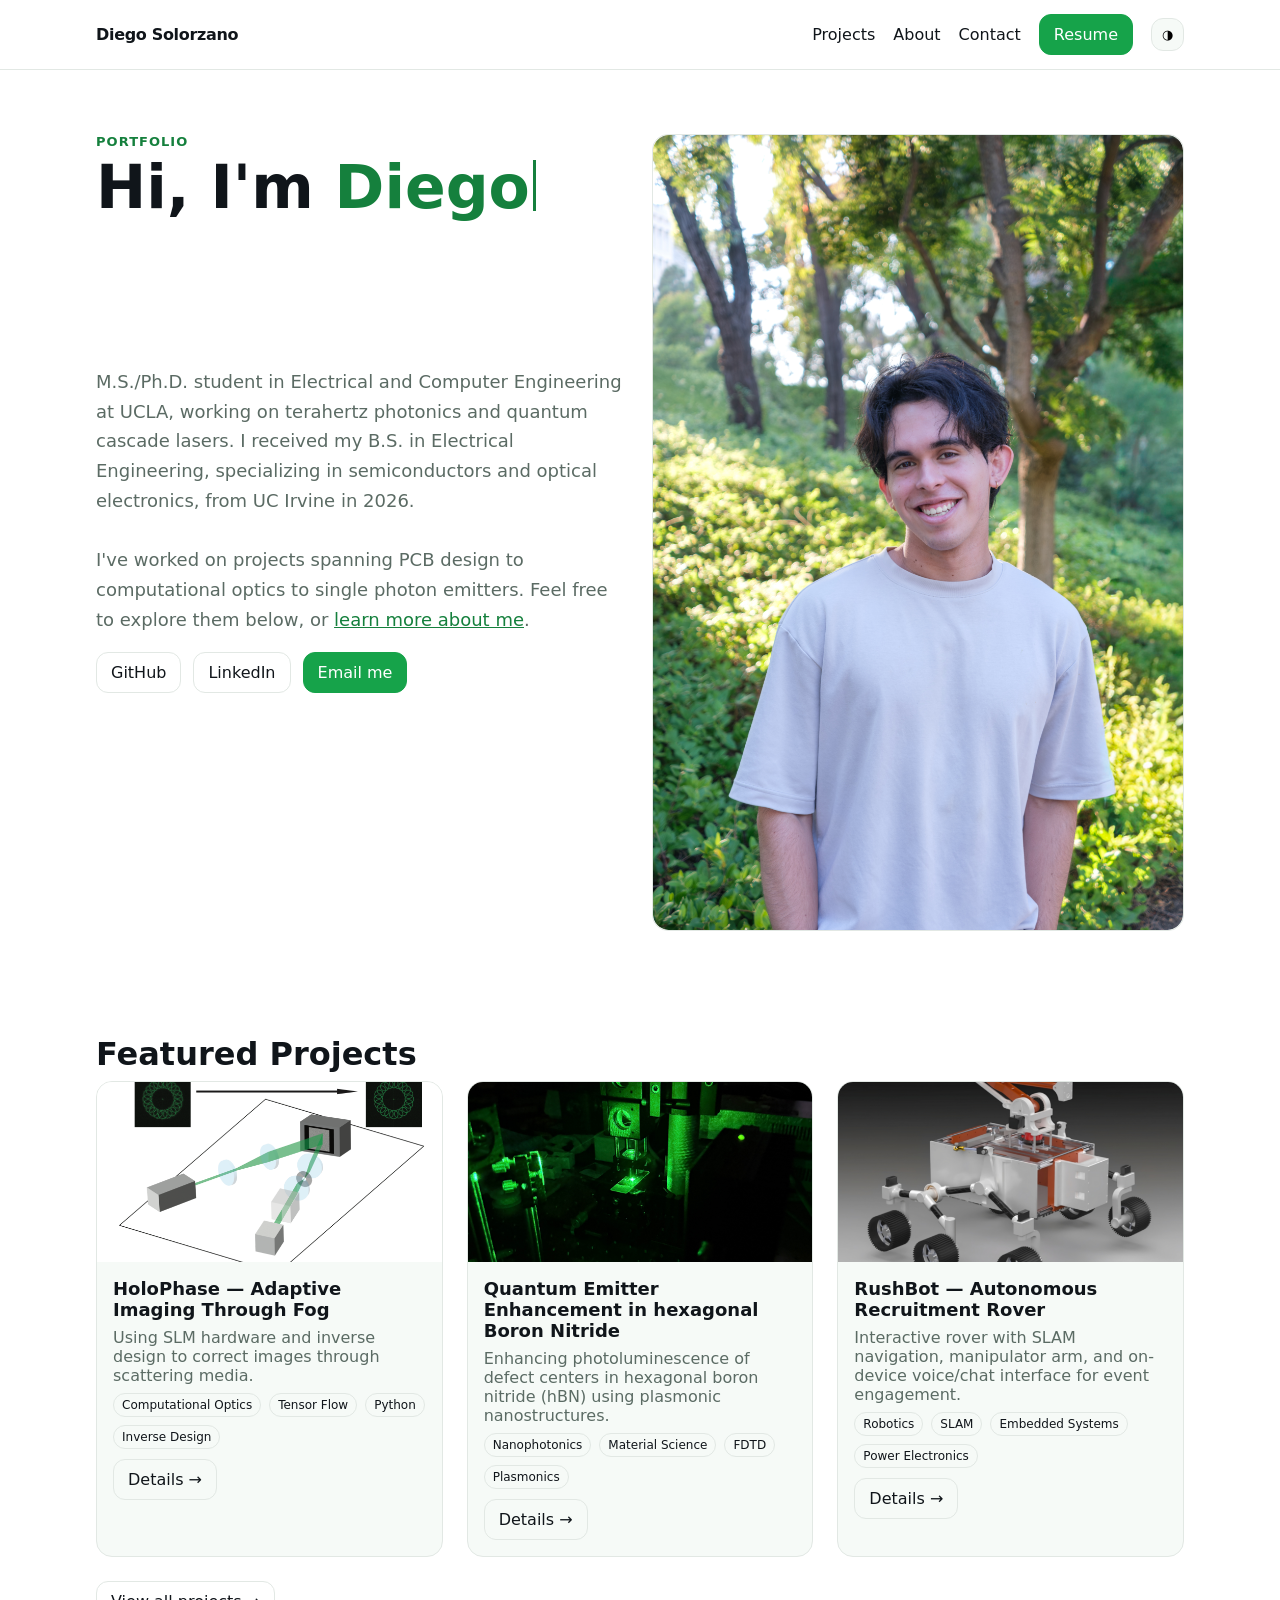
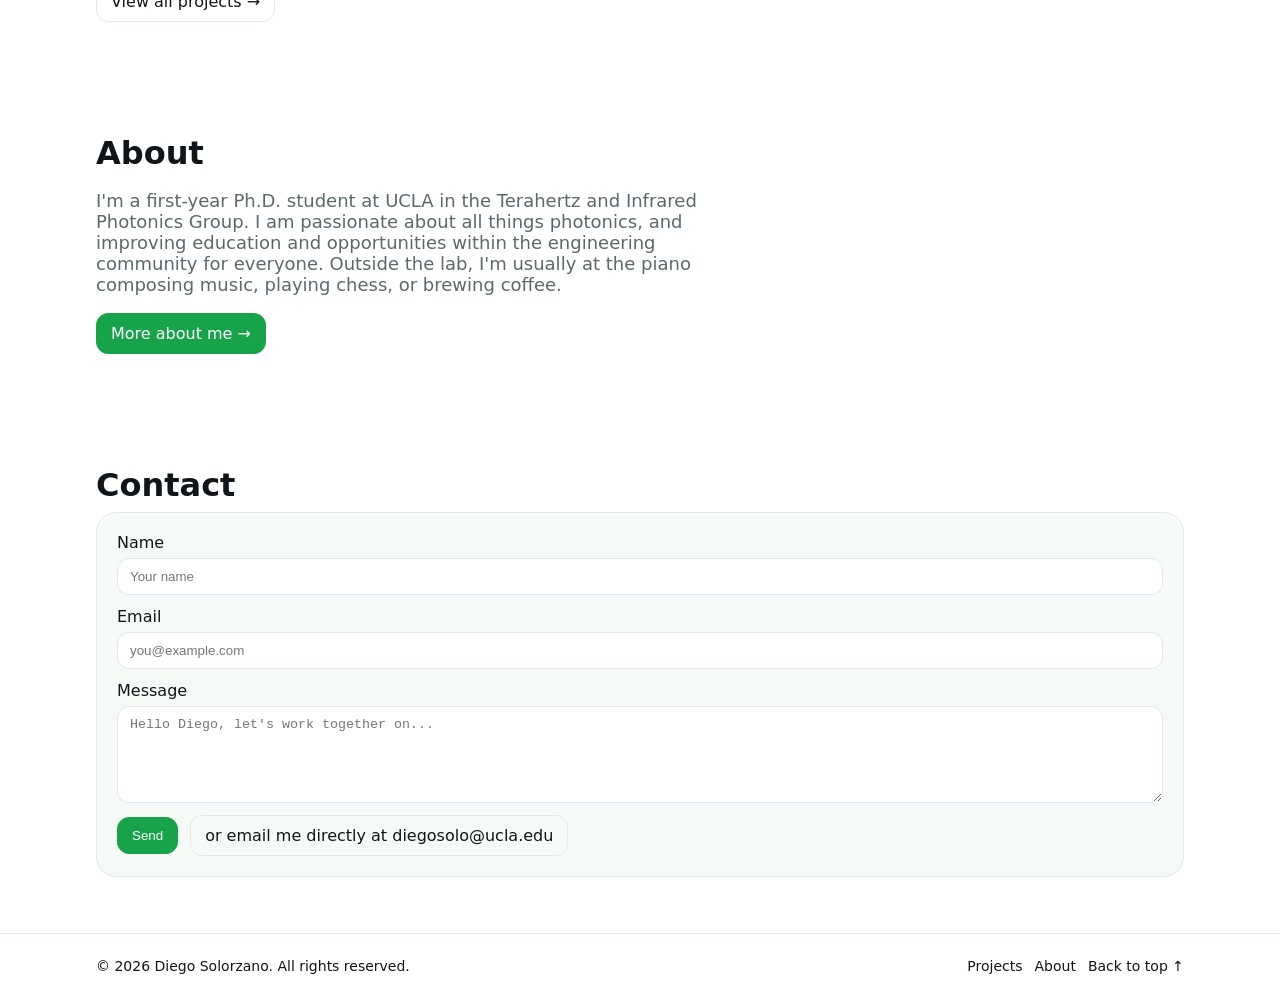
<file: index.html>
<!doctype html>
<html lang="en">
<head>
  <meta charset="utf-8" />
  <meta name="viewport" content="width=device-width, initial-scale=1" />
  <title>Diego Solorzano — Portfolio</title>
  <meta name="description" content="Portfolio of Diego Solorzano — Electrical Engineer" />
  <link rel="stylesheet" href="styles.css" />
</head>
<body>
  <header>
    <div class="container">
      <nav>
        <a class="brand" href="#home">Diego Solorzano</a>
        <div class="navlinks">
          <a href="projects.html">Projects</a>
          <a href="about.html">About</a>
          <a href="#contact">Contact</a>
          <a class="btn primary" href="#" id="resumeLink">Resume</a>
          <button class="toggle" id="themeToggle" aria-label="Toggle dark mode">◑</button>
        </div>
      </nav>
    </div>
  </header>

  <main id="home" class="container">
    <div class="circuit-layer" id="circuitLayer" aria-hidden="true">
      <svg id="circuitSvg">
        <defs>
          <filter id="pulseGlow" filterUnits="userSpaceOnUse" x="-5000" y="-5000" width="10000" height="10000">
            <feGaussianBlur stdDeviation="4" result="blur" />
            <feMerge>
              <feMergeNode in="blur" />
              <feMergeNode in="SourceGraphic" />
            </feMerge>
          </filter>
        </defs>
      </svg>
    </div>
    <section class="hero grid cols-2">
      <div class="hero-copy">
        <p class="eyebrow">Portfolio</p>
        <h1 class="hero-title">Hi, I'm <span class="cycle-text" id="cycleText" aria-live="polite"></span><span class="cursor" aria-hidden="true"></span></h1>
        <p class="lede">M.S./Ph.D. student in Electrical and Computer Engineering at UCLA, working on terahertz
          photonics and quantum cascade lasers. I received my B.S. in Electrical
          Engineering, specializing in semiconductors and optical electronics, from UC Irvine in 2026.
          <br><br> I've worked on projects spanning PCB design to computational optics to single photon emitters. Feel free to explore
          them below, or <a href="about.html" style="color:var(--accent-strong); text-decoration:underline;">learn more about me</a>.</p>
        <div id="heroCtas" style="margin-top:18px; display:flex; gap:12px; flex-wrap:wrap">
          <a class="btn" id="githubLink" href="#">GitHub</a>
          <a class="btn" id="linkedinLink" href="#">LinkedIn</a>
          <a class="btn primary" id="emailLink" href="#">Email me</a>
        </div>
      </div>
      <div>
        <div class="card" style="height:100%; display:flex; align-items:center; justify-content:center;">
          <img id="heroImg" src="./Images/diego.jpg"
               alt="Diego Solorzano"
               style="width:100%; height:auto; object-fit:cover; border-radius:16px; display:block;">
        </div>
      </div>
    </section>

    <section id="projects">
      <h2> Featured Projects</h2>
      <div id="projectGrid" class="grid" style="grid-template-columns: repeat(auto-fill, minmax(260px, 1fr));"></div>
      <div style="margin-top: 24px;">
        <a href="projects.html" class="btn">View all projects →</a>
      </div>
    </section>

    <section id="about">
      <h2>About</h2>
      <p class="muted" style="font-size:18px; max-width:640px;">
        I'm a first-year Ph.D. student at UCLA in the Terahertz and Infrared Photonics Group. I am passionate about all things photonics, and improving education and opportunities within the engineering community for everyone. 
        Outside the lab, I'm usually at the piano composing music, playing chess, or brewing coffee.
      </p>
      <a class="btn primary" id="aboutMoreBtn" href="about.html">More about me →</a>
    </section>

    <section id="contact">
      <h2>Contact</h2>
      <div class="contact">
        <form id="contactForm" class="grid" style="grid-template-columns:1fr; gap:12px">
          <div class="field">
            <label for="name">Name</label>
            <input id="name" name="name" placeholder="Your name" required />
          </div>
          <div class="field">
            <label for="email">Email</label>
            <input id="email" name="email" type="email" placeholder="you@example.com" required />
          </div>
          <div class="field">
            <label for="message">Message</label>
            <textarea id="message" name="message" rows="5" placeholder="Hello Diego, let's work together on..." required></textarea>
          </div>
          <div style="display:flex; gap:12px; align-items:center; flex-wrap:wrap">
            <button class="btn primary" type="submit">Send</button>
            <a class="btn" id="mailtoDirect" href="mailto:diegosolo@ucla.edu">or email me directly at diegosolo@ucla.edu</a>
          </div>
        </form>
      </div>
    </section>
  </main>

  <footer>
    <div class="container" style="display:flex; justify-content:space-between; align-items:center; flex-wrap:wrap; gap:12px;">
      <div>© <span id="year"></span> Diego Solorzano. All rights reserved.</div>
      <div style="display:flex; gap:12px">
        <a href="projects.html">Projects</a>
        <a href="about.html">About</a>
        <a href="#home">Back to top ↑</a>
      </div>
    </div>
  </footer>

  <script src="projects-data.js"></script>
  <script src="home.js"></script>
</body>
</html>
</file>
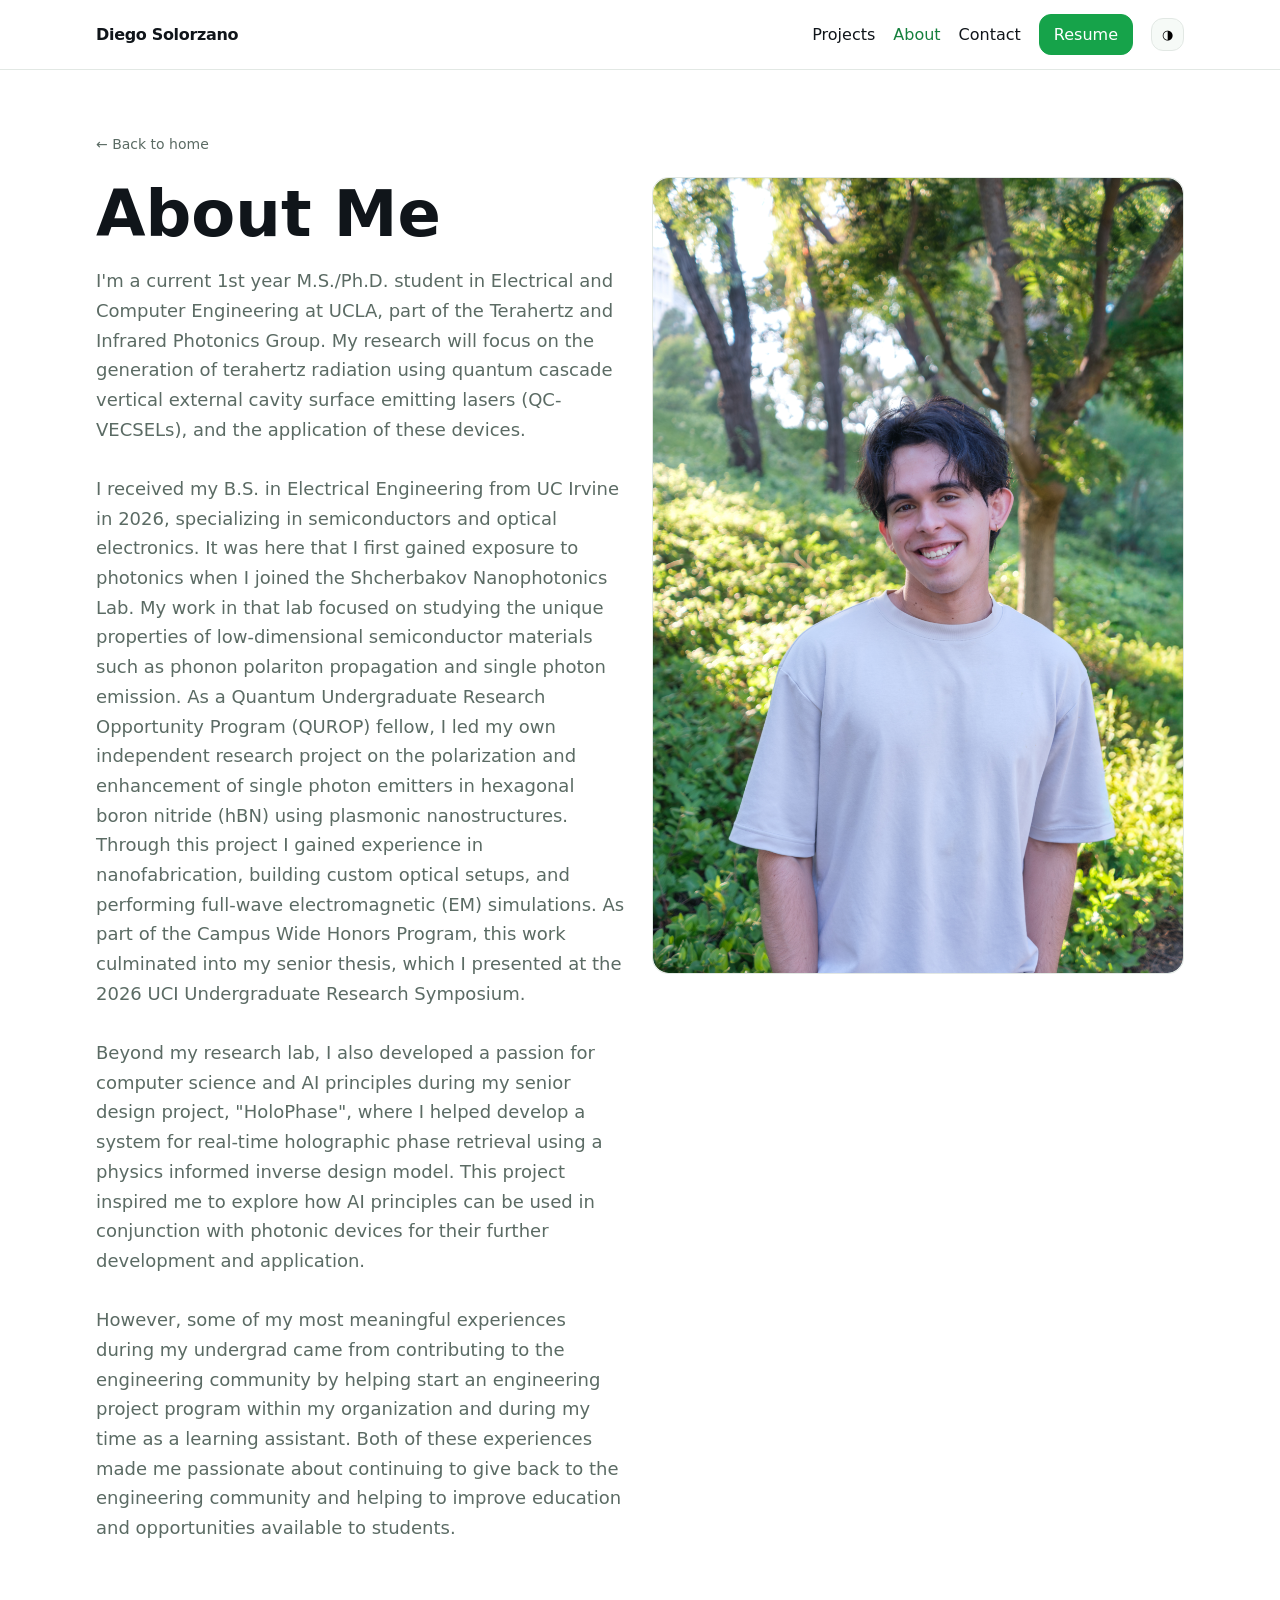
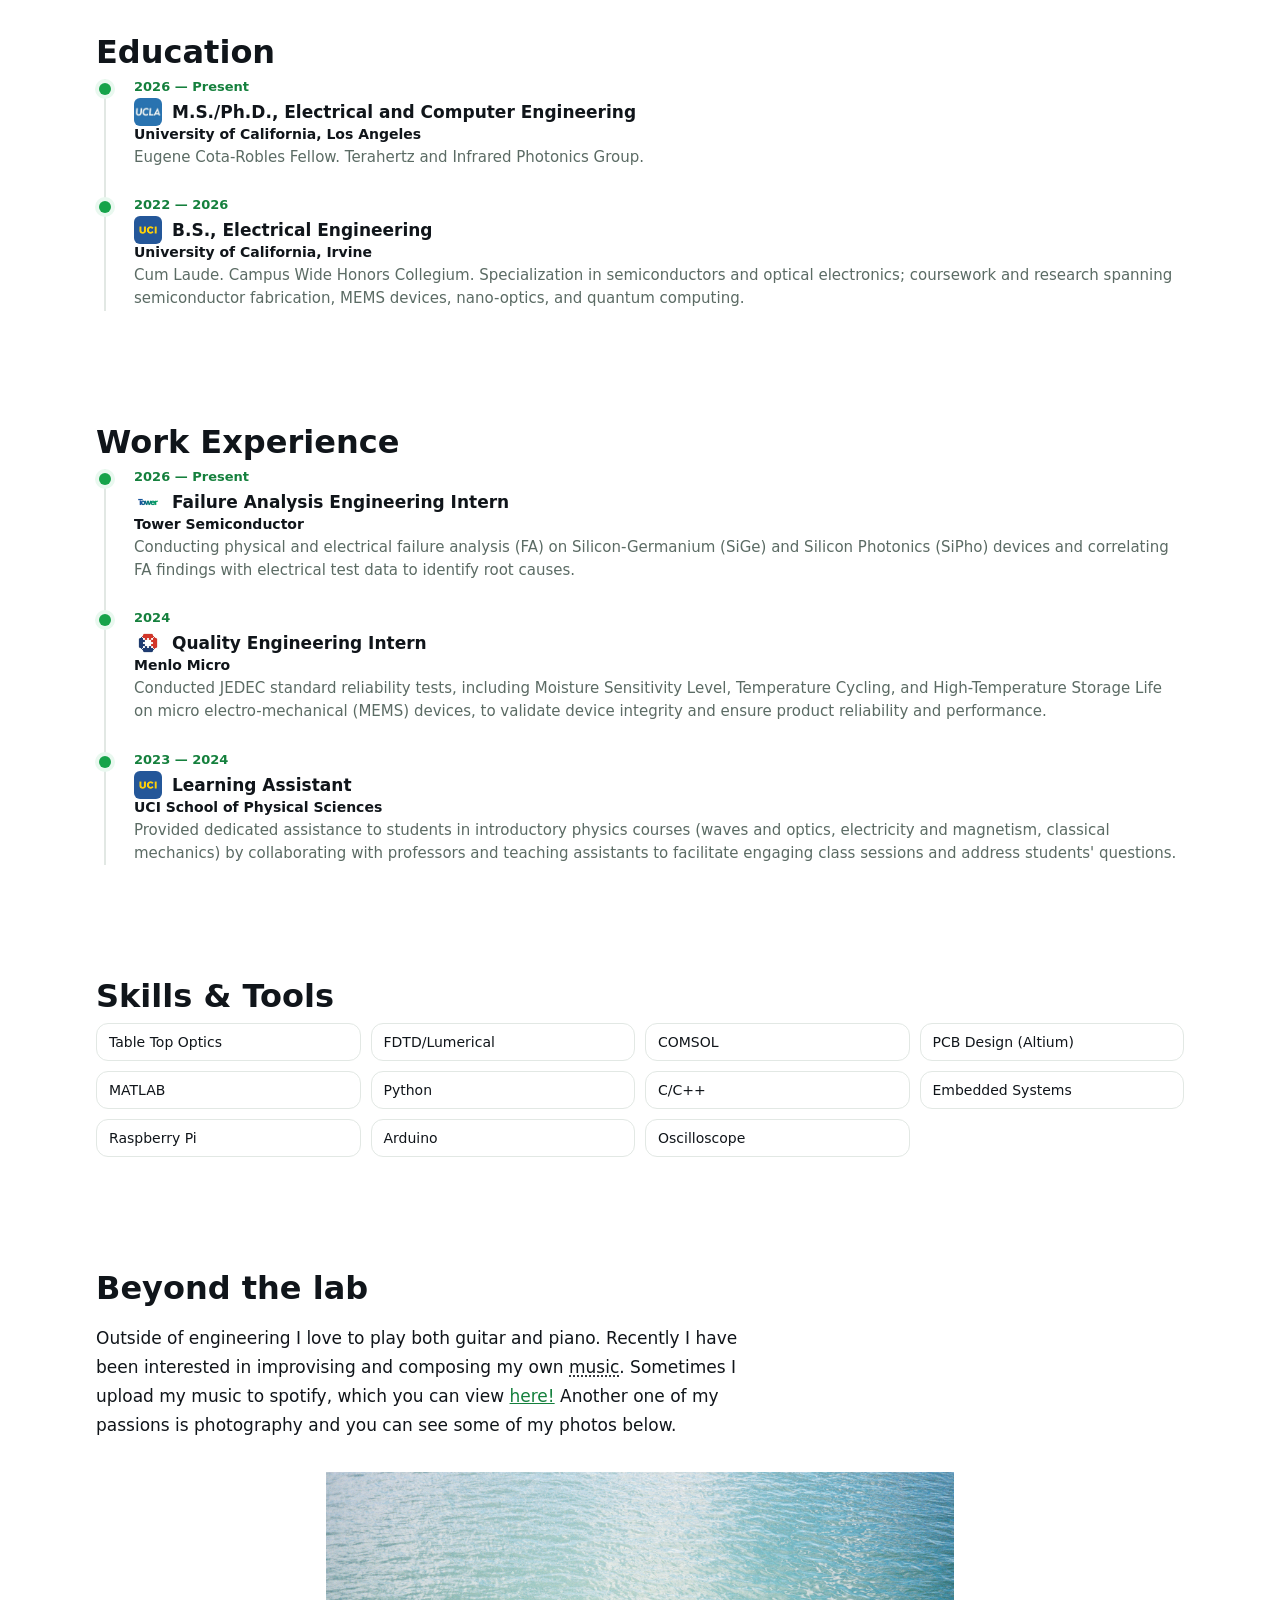
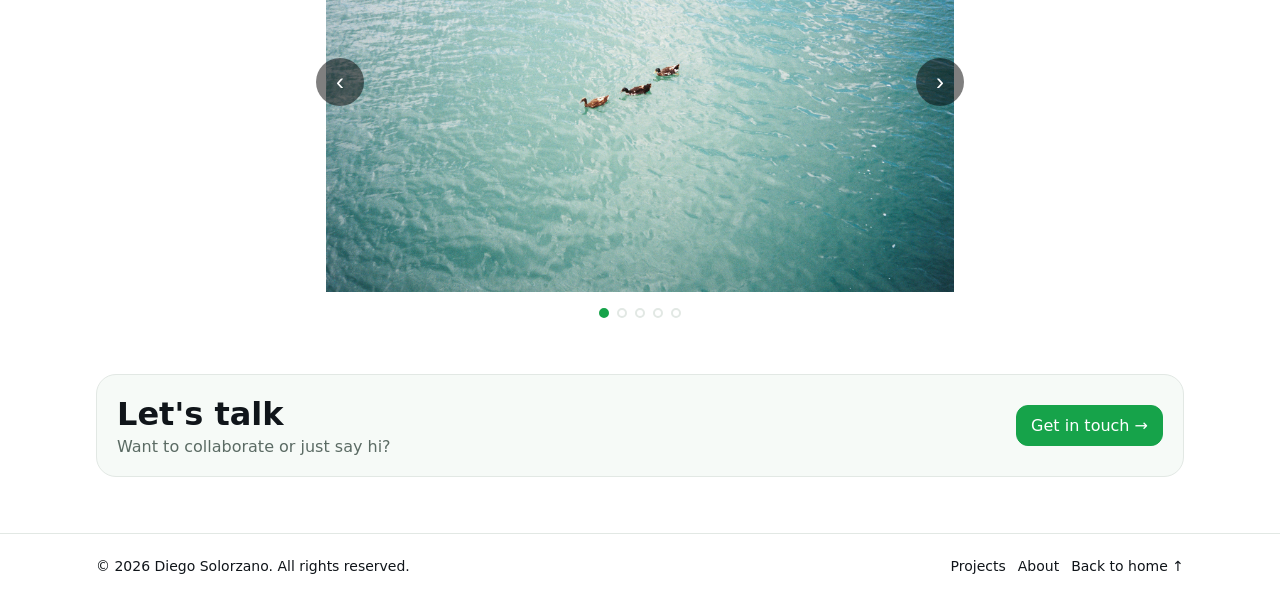
<file: about.html>
<!doctype html>
<html lang="en">
<head>
  <meta charset="utf-8" />
  <meta name="viewport" content="width=device-width, initial-scale=1" />
  <title>About — Diego Solorzano</title>
  <meta name="description" content="About Diego Solorzano — Electrical Engineer, Photonics Researcher, musician, and coffee lover" />
  <link rel="stylesheet" href="styles.css" />
</head>
<body>
  <header>
    <div class="container">
      <nav>
        <a class="brand" href="index.html">Diego Solorzano</a>
        <div class="navlinks">
          <a href="projects.html">Projects</a>
          <a href="about.html" class="active">About</a>
          <a href="index.html#contact">Contact</a>
          <a class="btn primary" href="#" id="resumeLink">Resume</a>
          <button class="toggle" id="themeToggle" aria-label="Toggle dark mode">◑</button>
        </div>
      </nav>
    </div>
  </header>

  <main class="container">
    <section class="hero" style="padding-bottom:16px;">
      <div style="margin-bottom: 24px;">
        <a href="index.html" style="color: var(--muted); font-size: 14px;">← Back to home</a>
      </div>
      <div class="grid cols-2" style="align-items:start;">
        <div>
          <!-- <p class="eyebrow">About Me</p> -->
          <h1 style="margin:4px 0 16px;">About Me</h1>
          <p class="lede">
            I'm a current 1st year M.S./Ph.D. student in Electrical and Computer Engineering at UCLA, part of
            the Terahertz and Infrared Photonics Group. My research will focus on the generation of terahertz radiation using
            quantum cascade vertical external cavity surface emitting lasers (QC-VECSELs), and the application of these devices.
            <br><br>

            I received my B.S. in Electrical Engineering from UC Irvine in 2026, specializing in semiconductors and optical
            electronics. It was here that I first gained exposure to photonics when I joined the Shcherbakov Nanophotonics Lab.
            My work in that lab focused on studying the unique properties of low-dimensional semiconductor materials such as
            phonon polariton propagation and single photon emission. As a Quantum Undergraduate Research Opportunity Program (QUROP) fellow,
            I led my own independent research project on the polarization and enhancement of single photon emitters in hexagonal boron nitride (hBN) using plasmonic nanostructures.
            Through this project I gained experience in nanofabrication, building custom optical setups, and performing full-wave electromagnetic (EM) simulations.
            As part of the Campus Wide Honors Program, this work culminated into my senior thesis, which I presented at the 2026 UCI Undergraduate Research Symposium.

            <br><br>
            Beyond my research lab, I also developed a passion for computer science and AI principles during my senior design
            project, "HoloPhase", where I helped develop a system for real-time holographic phase retrieval using a physics informed inverse design model.
            This project inspired me to explore how AI principles can be used in conjunction with photonic devices for their further development and application.
            <br><br>
            However, some of my most meaningful experiences during my undergrad came from contributing to the engineering community by helping start an engineering project program within
            my organization and during my time as a learning assistant. Both of these experiences made me passionate about continuing to give back to the engineering community and helping to
            improve education and opportunities available to students.
          </p>
        </div>

        <div>
          <div class="card" style="display:flex; align-items:center; justify-content:center;">
            <img src="./Images/diego.jpg" alt="Diego Solorzano"
                 style="width:100%; height:auto; object-fit:cover; border-radius:16px; display:block;">
          </div>
        </div>
      </div>
    </section>

    <section>
      <h2>Education</h2>
      <div class="timeline">
        <div class="timeline-item">
          <span class="when">2026 — Present</span>
          <div class="item-head" style="display:flex; align-items:center; gap:10px;">
            <div class="timeline-logo"><img src="./Images/ucla-logo.png" alt="UCLA logo" style="height:28px; width:auto; display:block; border-radius:6px;"></div>
            <h3 style="margin:0;">M.S./Ph.D., Electrical and Computer Engineering</h3>
          </div>
          <span class="place">University of California, Los Angeles</span>
          <p>Eugene Cota-Robles Fellow. Terahertz and Infrared Photonics Group.</p>
        </div>
        <div class="timeline-item">
          <span class="when">2022 — 2026</span>
          <div class="item-head" style="display:flex; align-items:center; gap:10px;">
            <div class="timeline-logo"><img src="./Images/uci-logo.png" alt="UCI logo" style="height:28px; width:auto; display:block; border-radius:6px;"></div>
            <h3 style="margin:0;">B.S., Electrical Engineering</h3>
          </div>
          <span class="place">University of California, Irvine</span>
          <p>Cum Laude. Campus Wide Honors Collegium. Specialization in semiconductors and optical electronics; coursework and research spanning semiconductor fabrication, MEMS devices, nano-optics, and quantum computing.</p>
        </div>
      </div>
    </section>

    <section>
      <h2>Work Experience</h2>
      <div class="timeline">
        <div class="timeline-item">
          <span class="when">2026 — Present</span>
          <div class="item-head" style="display:flex; align-items:center; gap:10px;">
            <div class="timeline-logo"><img src="./Images/tower-semiconductor-logo.png" alt="Tower Semiconductor logo" style="height:28px; width:auto; display:block; border-radius:6px;"></div>
            <h3 style="margin:0;">Failure Analysis Engineering Intern</h3>
          </div>
          <span class="place">Tower Semiconductor</span>
          <p>Conducting physical and electrical failure analysis (FA) on  
            Silicon-Germanium (SiGe) and Silicon Photonics (SiPho) devices and correlating FA findings with electrical test data to 
            identify root causes.</p>
        </div>
        <div class="timeline-item">
          <span class="when">2024</span>
          <div class="item-head" style="display:flex; align-items:center; gap:10px;">
            <div class="timeline-logo"><img src="./Images/menlo-micro-logo.png" alt="Menlo Micro logo" style="height:28px; width:auto; display:block; border-radius:6px;"></div>
            <h3 style="margin:0;">Quality Engineering Intern</h3>
          </div>
          <span class="place">Menlo Micro</span>
          <p>Conducted JEDEC standard reliability tests, including Moisture Sensitivity Level, Temperature Cycling, and High-Temperature Storage Life on micro electro-mechanical (MEMS) devices, to validate device integrity
            and ensure product reliability and performance.</p>
        </div>
        <div class="timeline-item">
          <span class="when">2023 — 2024</span>
          <div class="item-head" style="display:flex; align-items:center; gap:10px;">
            <div class="timeline-logo"><img src="./Images/uci-logo.png" alt="UCI logo" style="height:28px; width:auto; display:block; border-radius:6px;"></div>
            <h3 style="margin:0;">Learning Assistant</h3>
          </div>
          <span class="place">UCI School of Physical Sciences</span>
          <p>Provided dedicated assistance to students in introductory physics courses (waves and optics, electricity and magnetism, classical mechanics)
            by collaborating with professors and teaching assistants to facilitate engaging class sessions and address students' questions.</p>
        </div>
      </div>
    </section>

    <section>
      <h2>Skills & Tools</h2>
      <div class="skills" id="skills"></div>
    </section>

    <!-- <section>
      <h2>My story</h2>
      <p class="muted" style="font-size:17px; max-width:760px; line-height:1.7;">
        I've always been drawn to the invisible mechanics behind everyday things — how light bends, how signals
        travel, how a circuit turns into a working device. That curiosity took me through semiconductor
        fabrication, MEMS devices, nano-optics, and quantum computing during my undergrad at UCI, and now shapes
        my PhD research at UCLA on terahertz photonics and quantum cascade lasers.
        <br><br>
        Along the way I've worked on a wide range of engineering projects — from PCB design to computational
        optics — because I like understanding a problem from the physics up to the finished, working system.
        When I'm not in the lab, you'll usually find me doing something completely different: writing music,
        climbing, shooting photos, or tracking down the best coffee nearby.
      </p>
    </section> -->

    <section>
      <h2>Beyond the lab</h2>
      <p style="max-width:680px; font-size:17px; line-height:1.7;">
        Outside of engineering I love to play both guitar and piano. Recently I have been interested in improvising
        and composing my own <span id="pianoEgg" style="cursor:pointer; text-decoration:underline dotted; text-underline-offset:3px;" title="🎹">music</span>. Sometimes I upload my music to spotify, which you can view <a href="https://open.spotify.com/artist/0M2w29DNkvMy1ibgbyNyRK?si=OrMHPibTRDimIOg5K0JHJg" style="color:var(--accent-strong); text-decoration:underline;" target="_blank" rel="noopener">here!</a> Another one of my
        passions is photography and you can see some of my photos below. 
      </p>

      <div class="carousel-container" style="margin:32px auto 0; max-width:680px;">
        <div class="carousel-wrapper">
          <button class="carousel-btn carousel-btn-prev" id="photoCarouselPrev" aria-label="Previous photo">‹</button>
          <div class="carousel-slide-container" style="height:420px;">
            <div class="carousel-track" id="photoCarouselTrack"></div>
          </div>
          <button class="carousel-btn carousel-btn-next" id="photoCarouselNext" aria-label="Next photo">›</button>
        </div>
        <div class="carousel-indicators" id="photoCarouselIndicators"></div>
      </div>
    </section>

    <section style="padding-top:0;">
      <div class="contact" style="display:flex; justify-content:space-between; align-items:center; flex-wrap:wrap; gap:16px;">
        <div>
          <h2 style="margin-bottom:4px;">Let's talk</h2>
          <p class="muted" style="margin:0;">Want to collaborate or just say hi?</p>
        </div>
        <a class="btn primary" href="index.html#contact">Get in touch →</a>
      </div>
    </section>
  </main>

  <footer>
    <div class="container" style="display:flex; justify-content:space-between; align-items:center; flex-wrap:wrap; gap:12px;">
      <div>© <span id="year"></span> Diego Solorzano. All rights reserved.</div>
      <div style="display:flex; gap:12px">
        <a href="projects.html">Projects</a>
        <a href="about.html">About</a>
        <a href="index.html">Back to home ↑</a>
      </div>
    </div>
  </footer>

  <script src="about.js"></script>
</body>
</html>
</file>
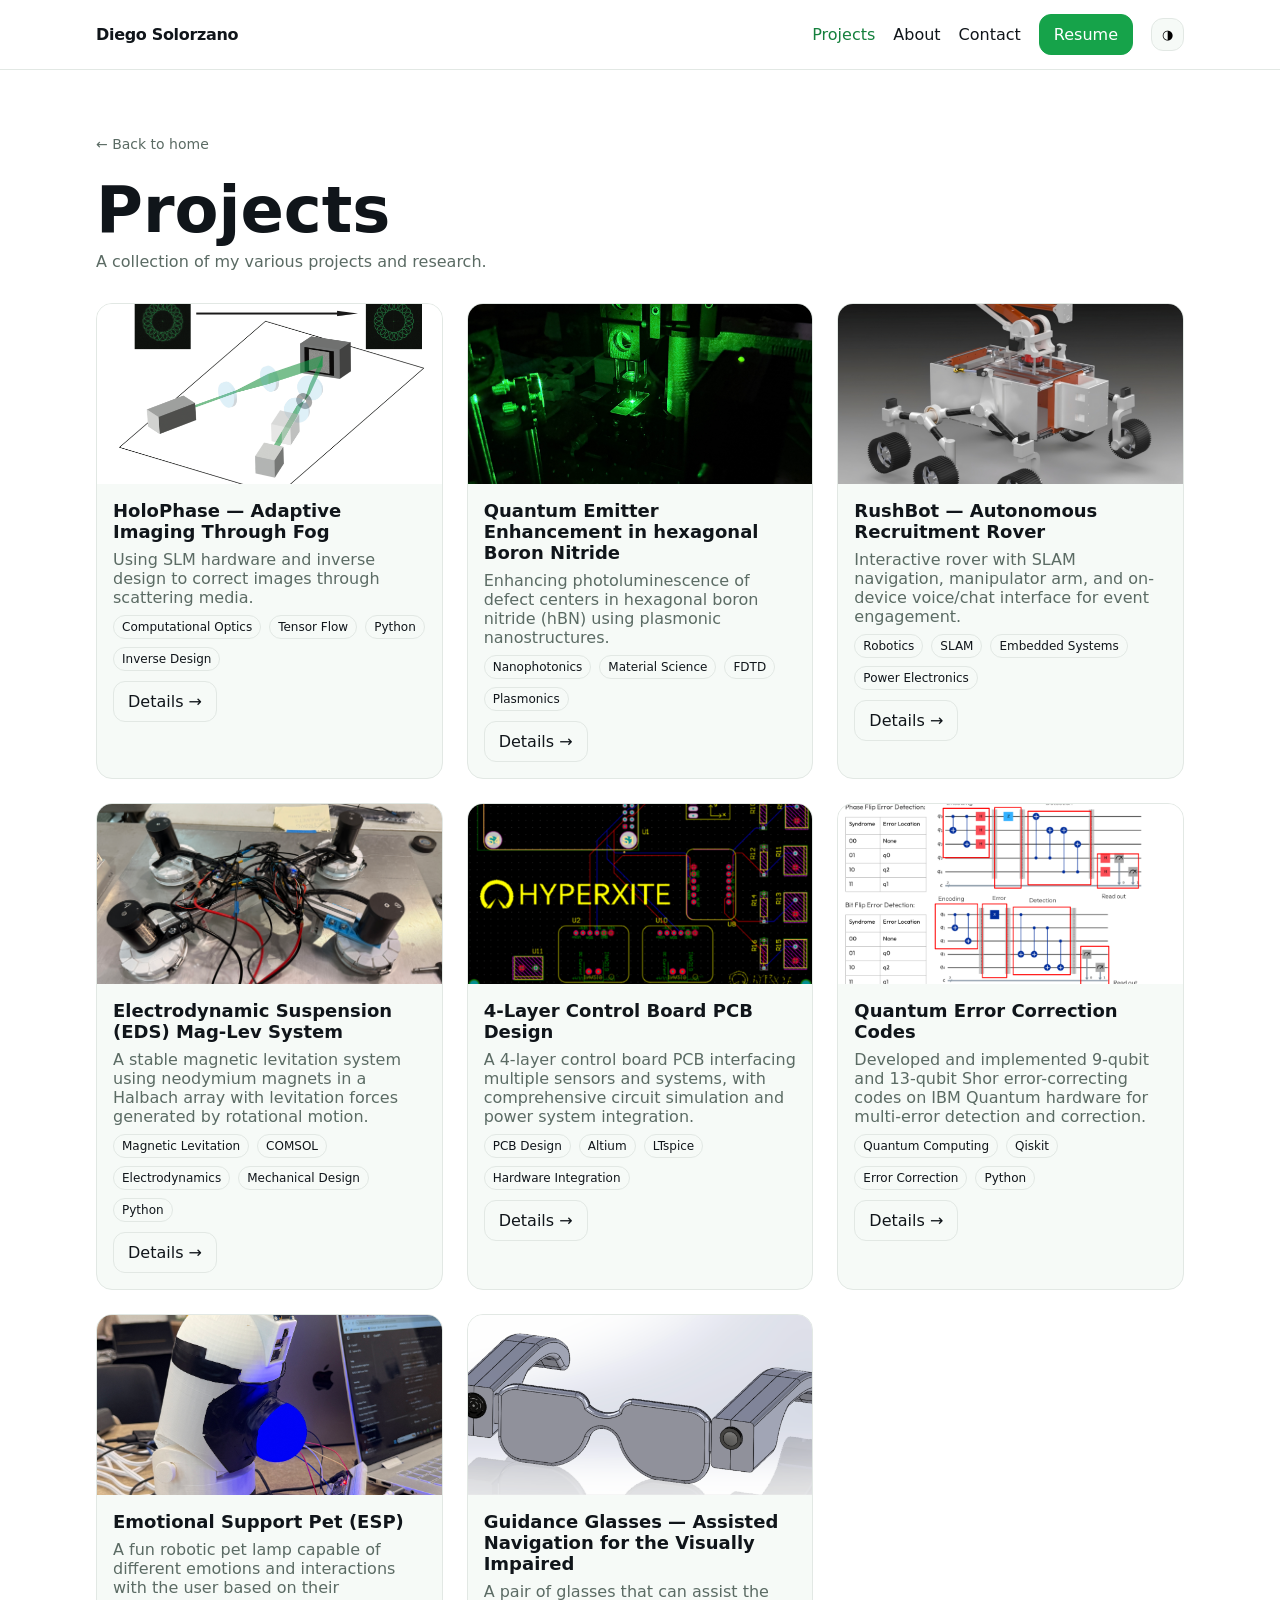
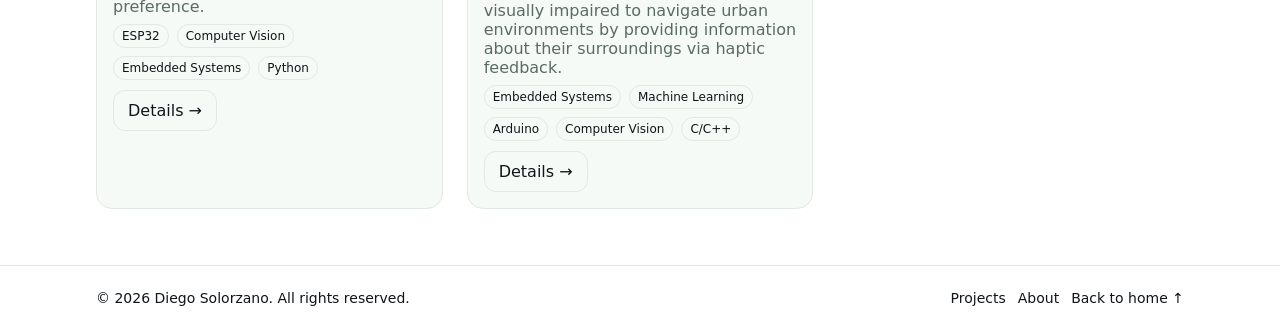
<file: project-detail.html>
<!doctype html>
<html lang="en">
<head>
  <meta charset="utf-8" />
  <meta name="viewport" content="width=device-width, initial-scale=1" />
  <title>Project — Diego Solorzano</title>
  <meta name="description" content="Project details — Diego Solorzano" />
  <link rel="stylesheet" href="styles.css" />
</head>
<body>
  <header>
    <div class="container">
      <nav>
        <a class="brand" href="index.html">Diego Solorzano</a>
        <div class="navlinks">
          <a href="projects.html">Projects</a>
          <a href="about.html">About</a>
          <a href="index.html#contact">Contact</a>
          <a class="btn primary" href="#" id="resumeLink">Resume</a>
          <button class="toggle" id="themeToggle" aria-label="Toggle dark mode">◑</button>
        </div>
      </nav>
    </div>
  </header>

  <main class="container">
    <section style="padding-top: 64px;">
      <div style="margin-bottom: 24px;">
        <a href="projects.html" style="color: var(--muted); font-size: 14px;">← Back to projects</a>
      </div>
      
      <!-- Project Title and Tags -->
      <div id="projectHeader" style="margin-bottom: 32px;">
        <h1 id="projectTitle"></h1>
        <div id="projectTags" class="tags" style="margin-top: 12px;"></div>
      </div>

      <!-- Image/Video Carousel -->
      <div class="carousel-container" style="margin-bottom: 48px;">
        <div class="carousel-wrapper">
          <button class="carousel-btn carousel-btn-prev" id="carouselPrev" aria-label="Previous media">‹</button>
          <div class="carousel-slide-container">
            <div class="carousel-track" id="carouselTrack"></div>
          </div>
          <button class="carousel-btn carousel-btn-next" id="carouselNext" aria-label="Next media">›</button>
        </div>
        <div class="carousel-indicators" id="carouselIndicators"></div>
      </div>

      <!-- Project Description Section -->
      <div class="project-description" style="max-width: 800px; margin: 0 auto;">
        <h2 style="margin-bottom: 24px;">About This Project</h2>
        <div id="projectDescription" class="description-content"></div>
      </div>

      <!-- Navigation to next/previous projects -->
      <div class="project-navigation" style="margin-top: 64px; padding-top: 32px; border-top: 1px solid var(--border); display: flex; justify-content: space-between; gap: 16px; flex-wrap: wrap;">
        <a id="prevProject" href="#" class="btn" style="display: none;">← Previous Project</a>
        <a href="projects.html" class="btn">Back to All Projects</a>
        <a id="nextProject" href="#" class="btn" style="display: none;">Next Project →</a>
      </div>
    </section>
  </main>

  <footer>
    <div class="container" style="display:flex; justify-content:space-between; align-items:center; flex-wrap:wrap; gap:12px;">
      <div>© <span id="year"></span> Diego Solorzano. All rights reserved.</div>
      <div style="display:flex; gap:12px">
        <a href="projects.html">Projects</a>
        <a href="about.html">About</a>
        <a href="index.html">Back to home ↑</a>
      </div>
    </div>
  </footer>

  <script src="projects-data.js"></script>
  <script src="project-detail.js"></script>
</body>
</html>
</file>
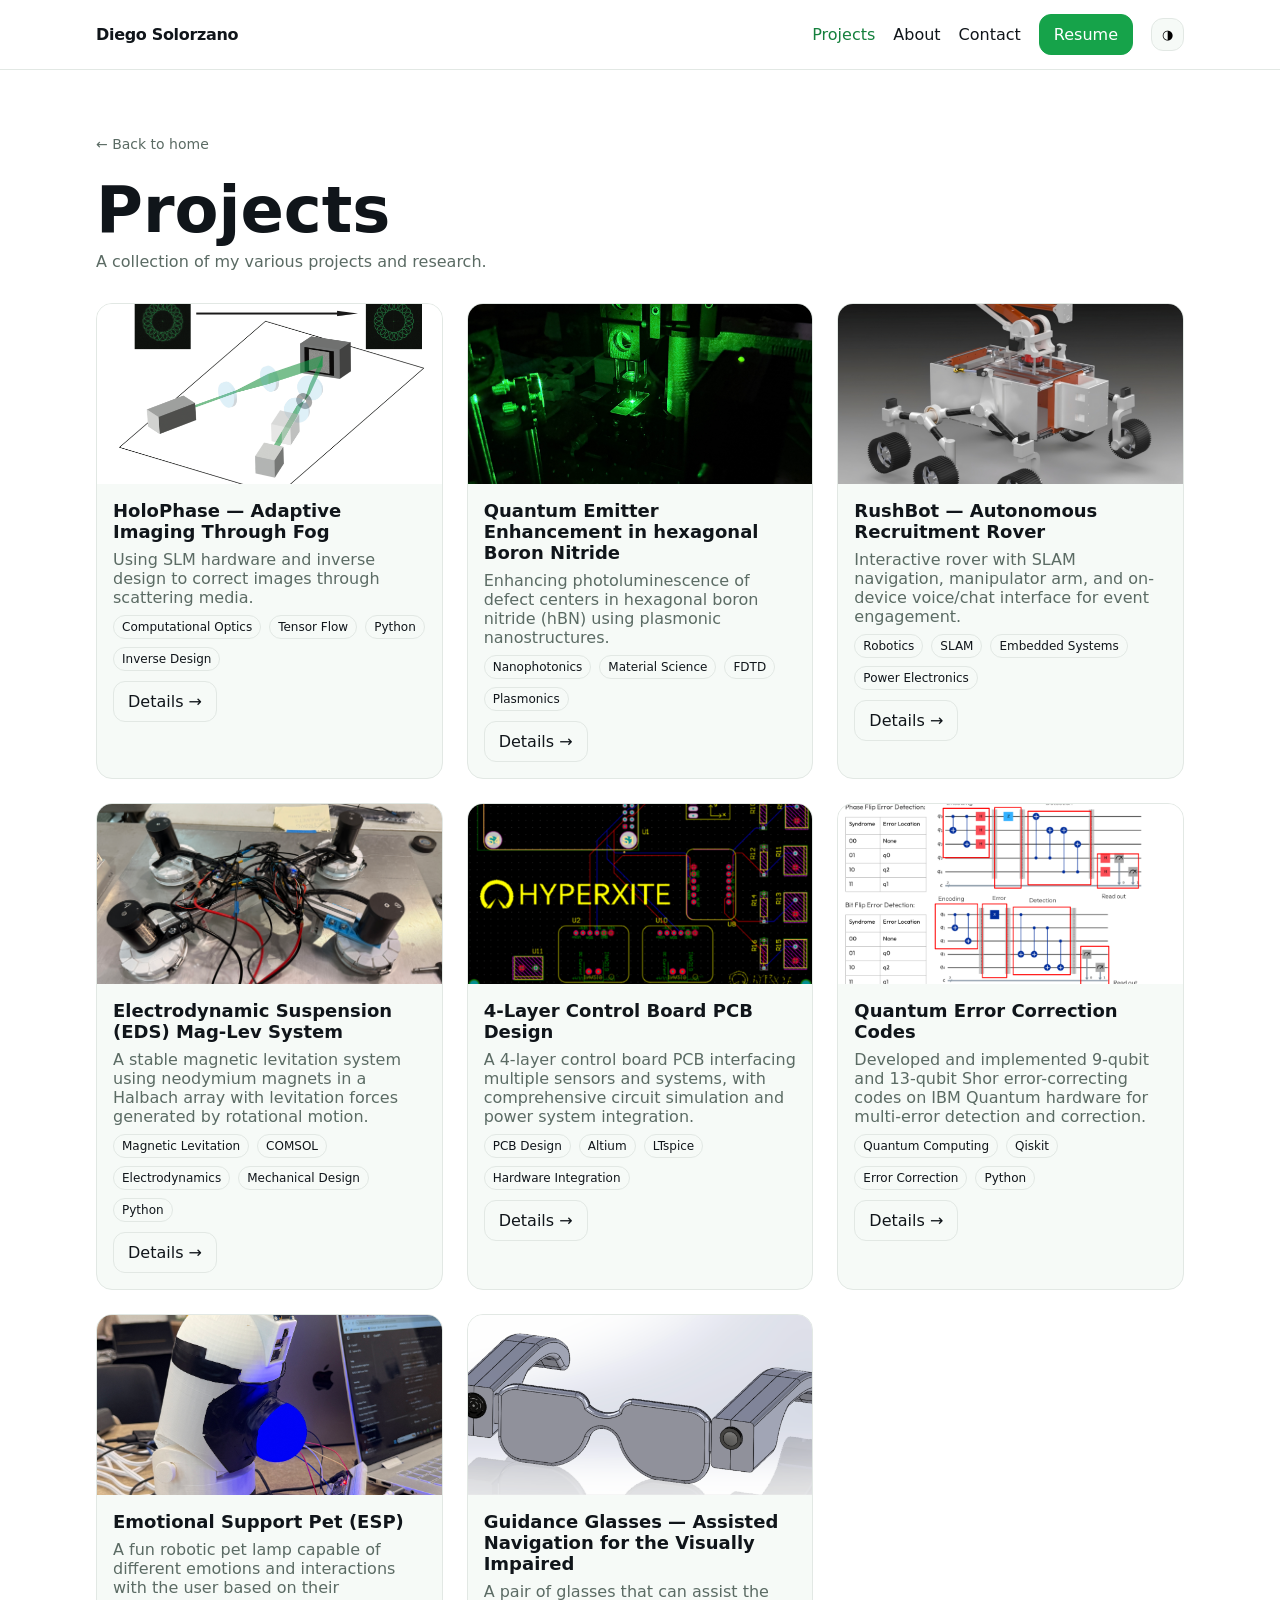
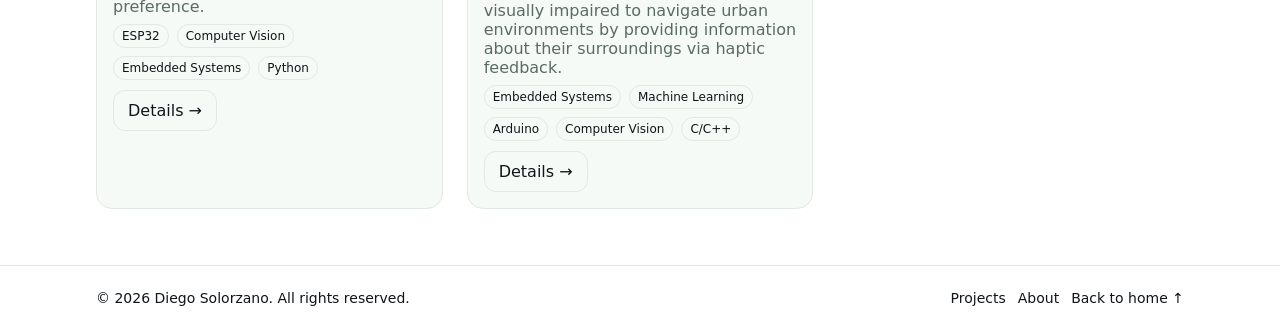
<file: projects.html>
<!doctype html>
<html lang="en">
<head>
  <meta charset="utf-8" />
  <meta name="viewport" content="width=device-width, initial-scale=1" />
  <title>Projects — Diego Solorzano</title>
  <meta name="description" content="Projects by Diego Solorzano — Electrical & Photonics Engineer" />
  <link rel="stylesheet" href="styles.css" />
</head>
<body>
  <header>
    <div class="container">
      <nav>
        <a class="brand" href="index.html">Diego Solorzano</a>
        <div class="navlinks">
          <a href="projects.html" class="active">Projects</a>
          <a href="about.html">About</a>
          <a href="index.html#contact">Contact</a>
          <a class="btn primary" href="#" id="resumeLink">Resume</a>
          <button class="toggle" id="themeToggle" aria-label="Toggle dark mode">◑</button>
        </div>
      </nav>
    </div>
  </header>

  <main class="container">
    <section style="padding-top: 64px;">
      <div style="margin-bottom: 24px;">
        <a href="index.html" style="color: var(--muted); font-size: 14px;">← Back to home</a>
      </div>
      <h1>Projects</h1>
      <p class="muted" style="margin-top: 8px; margin-bottom: 32px;">A collection of my various projects and research.</p>
      <div id="projectGrid" class="grid" style="grid-template-columns: repeat(auto-fill, minmax(300px, 1fr));"></div>
    </section>
  </main>

  <footer>
    <div class="container" style="display:flex; justify-content:space-between; align-items:center; flex-wrap:wrap; gap:12px;">
      <div>© <span id="year"></span> Diego Solorzano. All rights reserved.</div>
      <div style="display:flex; gap:12px">
        <a href="projects.html">Projects</a>
        <a href="about.html">About</a>
        <a href="index.html">Back to home ↑</a>
      </div>
    </div>
  </footer>

  <script src="projects-data.js"></script>
  <script src="projects.js"></script>
</body>
</html>
</file>
<file: styles.css>
:root {
  --bg: #ffffff; --text: #10151a; --muted:#5b6b64; --card:#f6faf7; --border:#e2e8e4;
  --accent:#16a34a; --accent-strong:#15803d; --accent-soft:#e9f8ef; --ring: rgba(22,163,74,0.28);
}
.dark {
  --bg:#0a0f0c; --text:#f1f5f2; --muted:#9db3a7; --card:#111815; --border:#213028;
  --accent:#19c458; --accent-strong:#17bb53; --accent-soft: rgba(52,211,153,0.12); --ring: rgba(52,211,153,0.32);
}
* { box-sizing: border-box; }
html,body { height:100%; }
body {
  margin:0; font-family: ui-sans-serif, system-ui, -apple-system, Segoe UI, Roboto, Helvetica, Arial, "Apple Color Emoji", "Segoe UI Emoji";
  background:var(--bg); color:var(--text); -webkit-font-smoothing:antialiased;
}
a { color: inherit; text-decoration: none; }
::selection { background: var(--accent-soft); color: var(--accent-strong); }
:focus-visible { outline: 2px solid var(--accent); outline-offset: 2px; }
.container { max-width: 1120px; margin: 0 auto; padding: 0 16px; }
header { position: sticky; top: 0; backdrop-filter: blur(6px); border-bottom:1px solid var(--border); background: color-mix(in oklab, var(--bg), transparent 30%); z-index: 10; }
nav { display:flex; align-items:center; justify-content:space-between; gap:16px; padding:14px 0; }
.brand { font-weight: 700; letter-spacing: -0.02em; transition: color .2s ease; }
.brand:hover { color: var(--accent-strong); }
.navlinks { display:flex; gap:18px; align-items:center; }
.navlinks a:not(.btn) { transition: color .2s ease; }
.navlinks a:not(.btn):hover, .navlinks a:not(.btn).active { color: var(--accent-strong); }
.btn {
  display:inline-flex;
  align-items:center;
  justify-content:center;
  border:1px solid var(--border);
  padding:10px 14px;
  border-radius:12px;
  background: transparent;
  border-color: var(--border);
  box-shadow: none;
  transition: border-color 0.2s ease, box-shadow 0.2s ease, transform 0.2s ease;
}
.btn:hover { border-color: var(--accent); box-shadow: 0 0 0 3px var(--ring); transform: translateY(-1px); }
.btn.primary {
  background: var(--accent);
  color: #ffffff;
  border-color: var(--accent);
  box-shadow: none;
  transition: background 0.2s ease, border-color 0.2s ease, transform 0.2s ease, box-shadow 0.2s ease;
}
.btn.primary:hover {
  background: var(--accent-strong);
  border-color: var(--accent-strong);
  box-shadow: 0 6px 18px var(--ring);
}
.grid { display:grid; gap:24px; }
.grid.cols-2 { grid-template-columns: repeat(1, minmax(0, 1fr)); }
@media (min-width: 900px){ .grid.cols-2 { grid-template-columns: repeat(2, minmax(0, 1fr)); } }

/* ====== Hero ====== */
.hero { padding: 64px 0 48px; }
.eyebrow { color: var(--accent-strong); font-weight:700; letter-spacing:0.08em; text-transform:uppercase; font-size:13px; margin:0 0 6px; }
.hero-title { font-size: clamp(36px, 6vw, 60px); line-height:1.08; margin: 4px 0 16px; min-height: 1.2em; }
.cycle-text { color: var(--accent-strong); }
.cursor { display:inline-block; width:3px; height:0.85em; background: var(--accent-strong); margin-left:3px; vertical-align:-0.05em; animation: blink 1s step-end infinite; }
@keyframes blink { 50% { opacity:0; } }
@media (prefers-reduced-motion: reduce) { .cursor { animation: none; } }
.lede { font-size:18px; color: var(--muted); line-height:1.65; }


/* ====== Photonic circuit trace (hero -> about) ====== */
#home { position: relative; z-index: 0; }
.circuit-layer { position:absolute; top:0; left:50%; transform:translateX(-50%); pointer-events:none; z-index:-1; display:none; }
@media (min-width: 1320px) { .circuit-layer { display:block; } }
.circuit-layer svg { display:block; overflow:visible; }
.circuit-trace, .circuit-modulator-arm { fill:none; stroke: var(--border); stroke-width:2; stroke-linejoin:round; stroke-linecap:round; }
.circuit-trace-guide { fill:none; stroke:none; }
.circuit-ring { fill:none; stroke: var(--border); stroke-width:2; }
.circuit-modulator-box { fill: var(--accent-soft); stroke: var(--accent); stroke-width:1.5; }
.circuit-modulator-ps { fill: var(--accent-strong); stroke:none; opacity:0.9; }
.circuit-coupler-taper { fill: var(--accent-soft); stroke: var(--accent); stroke-width:1.5; stroke-linejoin:round; transition: fill .3s ease, opacity .3s ease, filter .3s ease; }
.circuit-coupler-teeth { fill:none; stroke: var(--accent-strong); stroke-width:2; transition: stroke .3s ease, filter .3s ease, opacity .3s ease; }
.circuit-coupler.is-lit .circuit-coupler-taper { fill: var(--accent); opacity: 0.4; filter:url(#pulseGlow); }
.circuit-coupler.is-lit .circuit-coupler-teeth { stroke: var(--accent-strong); filter:url(#pulseGlow); opacity:0.9; }
.circuit-pulse { fill:none; stroke: var(--accent-strong); stroke-width:5; stroke-linecap:round; filter:url(#pulseGlow); opacity:0.7; }

h1 { font-size: clamp(36px, 6vw, 64px); line-height: 1.05; margin: 8px 0; }
h2 { font-size: clamp(22px, 3.5vw, 32px); margin: 0 0 8px; }
p.muted { color: var(--muted); }
.card {
  border:1px solid var(--border); border-radius:16px; background: var(--card); overflow:hidden;
  transition: transform .2s ease, box-shadow .2s ease, border-color .2s ease;
}
.card:hover { transform: translateY(-4px); border-color: var(--accent); box-shadow: 0 12px 28px var(--ring); }
.card img { width:100%; height:180px; object-fit:cover; display:block; }
.card .p { padding:16px; }
.tags { display:flex; flex-wrap:wrap; gap:8px; margin-top:8px; }
.tag { font-size:12px; border:1px solid var(--border); padding:4px 8px; border-radius:999px; }
section { padding:56px 0; }
.skills { display:grid; grid-template-columns: repeat(2,minmax(0,1fr)); gap:10px; }
@media(min-width:700px){ .skills{ grid-template-columns: repeat(4,minmax(0,1fr)); } }
.skill { border:1px solid var(--border); padding:10px 12px; border-radius:12px; font-size:14px; transition: border-color .2s ease; }
.skill:hover { border-color: var(--accent); }
footer { border-top:1px solid var(--border); padding:24px 0; font-size: 14px; }
.toggle { border:1px solid var(--border); border-radius:12px; padding:8px 10px; background:var(--card); cursor:pointer; transition: background 0.2s ease, border-color .2s ease; }
.toggle:hover { background: var(--accent-soft); border-color: var(--accent); }
.field { display:flex; flex-direction:column; gap:6px; }
input, textarea { background: var(--bg); color: var(--text); border:1px solid var(--border); border-radius:12px; padding:10px 12px; transition: border-color .2s ease, box-shadow .2s ease; }
input:focus, textarea:focus { border-color: var(--accent); box-shadow: 0 0 0 3px var(--ring); outline:none; }
textarea { resize: vertical; }
.contact { border:1px solid var(--border); border-radius:20px; padding:20px; background:var(--card); }

/* ====== Timeline (about page) ====== */
.timeline { position:relative; margin-left:8px; padding-left:28px; border-left:2px solid var(--border); display:flex; flex-direction:column; gap:28px; }
.timeline-item { position:relative; }
.timeline-item::before { content:''; position:absolute; left:-35px; top:4px; width:12px; height:12px; border-radius:50%; background: var(--accent); box-shadow: 0 0 0 4px var(--accent-soft); }
.timeline-item .when { display:block; font-size:13px; color: var(--accent-strong); font-weight:700; margin-bottom:4px; }
.timeline-item h3 { margin:0 0 4px; font-size:17px; }
.timeline-item .place { display:block; margin:0 0 4px; font-size:14px; font-weight:600; color:var(--text); }
.timeline-item p { margin:0; color:var(--muted); font-size:15px; line-height:1.55; }

/* ====== Carousel Styles ====== */
.carousel-container { position: relative; width: 100%; }
.carousel-wrapper { position: relative; width: 100%; overflow: hidden; border-radius: 16px; background: var(--bg); }
.carousel-slide-container { position: relative; width: 100%; height: 500px; display: flex; align-items: center; justify-content: center; padding: 0; }
.carousel-track { display: flex; transition: transform 0.5s ease-in-out; height: 100%; }
.carousel-slide { min-width: 100%; height: 100%; display: flex; align-items: center; justify-content: center; }
.carousel-slide img, .carousel-slide video { max-width: 100%; max-height: 100%; width: auto; height: auto; object-fit: contain; display: block; }
.carousel-slide video { background: var(--bg); }
.carousel-btn { position: absolute; top: 50%; transform: translateY(-50%); background: rgba(0, 0, 0, 0.5); color: white; border: none; width: 48px; height: 48px; border-radius: 50%; font-size: 24px; cursor: pointer; z-index: 2; display: flex; align-items: center; justify-content: center; transition: background 0.2s; }
.carousel-btn:hover { background: rgba(0, 0, 0, 0.7); }
.carousel-btn:disabled { opacity: 0.3; cursor: not-allowed; }
.carousel-btn-prev { left: 16px; }
.carousel-btn-next { right: 16px; }
.carousel-indicators { display: flex; justify-content: center; gap: 8px; margin-top: 16px; }
.carousel-indicator { width: 10px; height: 10px; border-radius: 50%; border: 2px solid var(--border); background: transparent; cursor: pointer; transition: all 0.2s; padding: 0; }
.carousel-indicator.active { background: var(--accent); border-color: var(--accent); }
.carousel-indicator:hover { border-color: var(--accent); }

/* ====== Project Description Styles ====== */
.project-description { line-height: 1.7; }
.description-content { font-size: 16px; }
.description-content p { margin: 0 0 16px 0; }
.description-content ul, .description-content ol { margin: 0 0 16px 0; padding-left: 24px; }
.description-content li { margin: 8px 0; }
.description-content h3 { font-size: 20px; margin: 24px 0 12px 0; }
.description-content h4 { font-size: 18px; margin: 20px 0 10px 0; }
.description-content code { background: var(--card); padding: 2px 6px; border-radius: 4px; font-size: 14px; border: 1px solid var(--border); }
.description-content pre { background: var(--card); padding: 16px; border-radius: 8px; overflow-x: auto; border: 1px solid var(--border); }
.description-content a { color: var(--accent-strong); text-decoration: underline; }
.description-content img { max-width: 100%; height: auto; border-radius: 8px; margin: 16px 0; }
</file>
